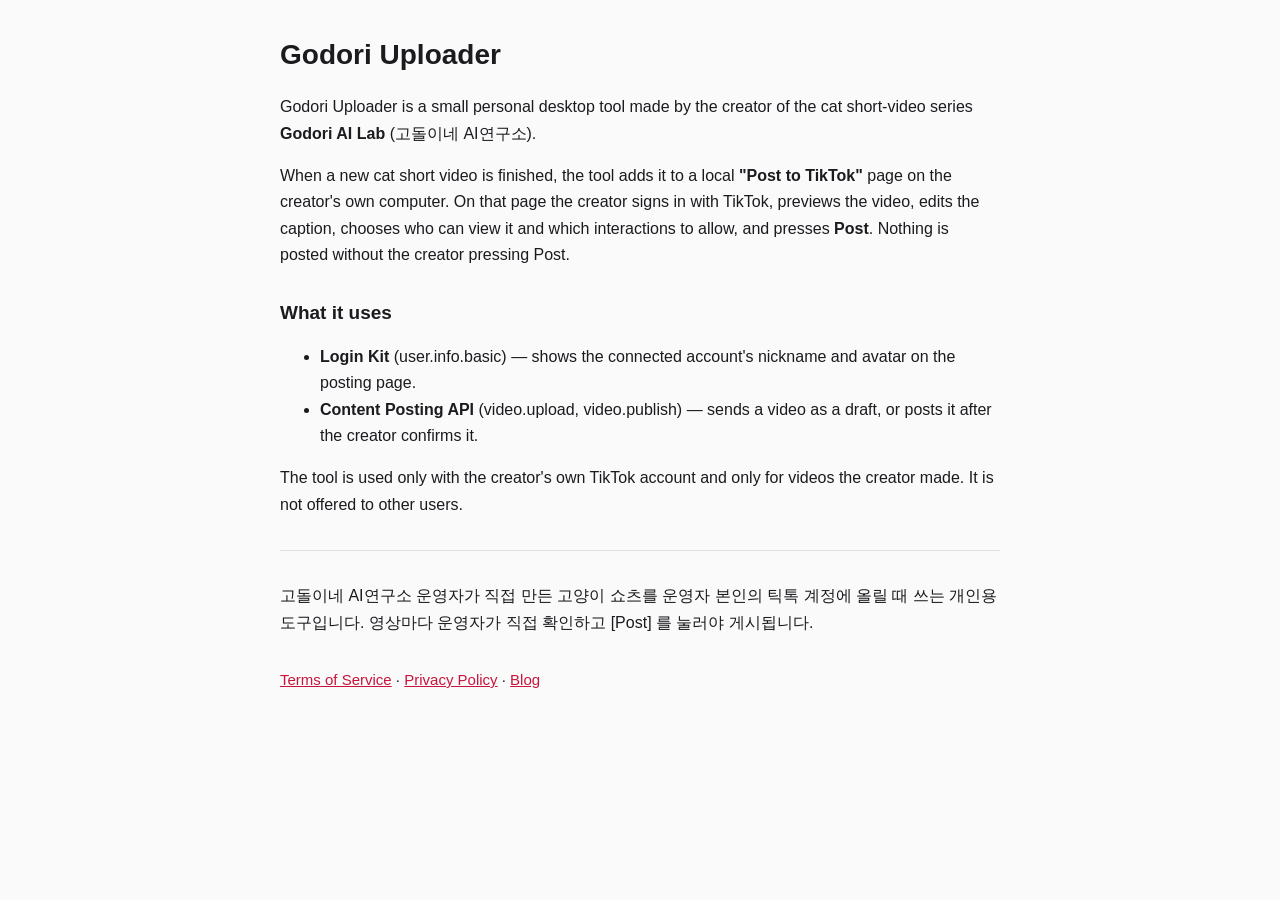
<file: index.html>
<!doctype html>
<html lang="en">
<head>
<meta charset="utf-8">
<meta name="viewport" content="width=device-width, initial-scale=1">
<title>Godori Uploader</title>
<link rel="stylesheet" href="style.css">
</head>
<body>
<main>
  <h1>Godori Uploader</h1>
  <p>Godori Uploader is a small personal desktop tool made by the creator of the cat short-video series <b>Godori AI Lab</b> (고돌이네 AI연구소).</p>
  <p>When a new cat short video is finished, the tool adds it to a local <b>"Post to TikTok"</b> page on the creator's own computer. On that page the creator signs in with TikTok, previews the video, edits the caption, chooses who can view it and which interactions to allow, and presses <b>Post</b>. Nothing is posted without the creator pressing Post.</p>
  <h2>What it uses</h2>
  <ul>
    <li><b>Login Kit</b> (user.info.basic) — shows the connected account's nickname and avatar on the posting page.</li>
    <li><b>Content Posting API</b> (video.upload, video.publish) — sends a video as a draft, or posts it after the creator confirms it.</li>
  </ul>
  <p>The tool is used only with the creator's own TikTok account and only for videos the creator made. It is not offered to other users.</p>
  <hr>
  <p lang="ko">고돌이네 AI연구소 운영자가 직접 만든 고양이 쇼츠를 운영자 본인의 틱톡 계정에 올릴 때 쓰는 개인용 도구입니다. 영상마다 운영자가 직접 확인하고 [Post] 를 눌러야 게시됩니다.</p>
  <nav><a href="terms.html">Terms of Service</a> · <a href="privacy.html">Privacy Policy</a> · <a href="https://godori-lab.blogspot.com">Blog</a></nav>
</main>
</body>
</html>
</file>
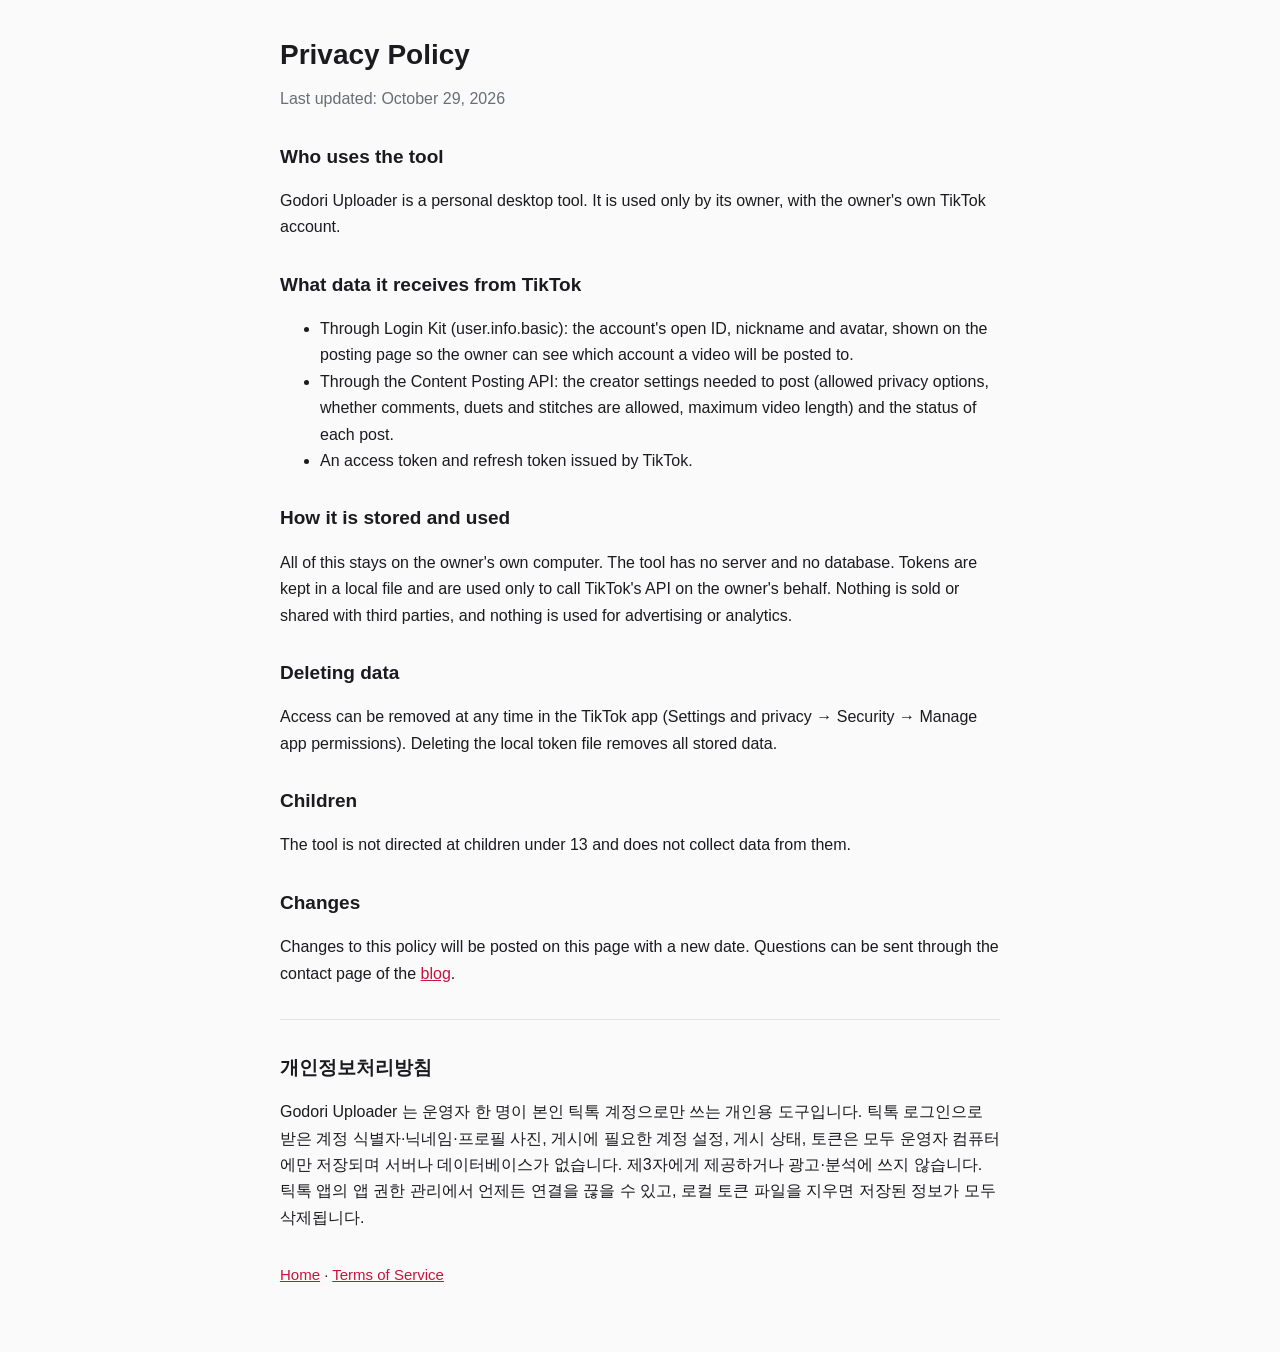
<file: privacy.html>
<!doctype html>
<html lang="en">
<head>
<meta charset="utf-8">
<meta name="viewport" content="width=device-width, initial-scale=1">
<title>Privacy Policy · Godori Uploader</title>
<link rel="stylesheet" href="style.css">
</head>
<body>
<main>
  <h1>Privacy Policy</h1>
  <p class="date">Last updated: October 29, 2026</p>
  <h2>Who uses the tool</h2>
  <p>Godori Uploader is a personal desktop tool. It is used only by its owner, with the owner's own TikTok account.</p>
  <h2>What data it receives from TikTok</h2>
  <ul>
    <li>Through Login Kit (user.info.basic): the account's open ID, nickname and avatar, shown on the posting page so the owner can see which account a video will be posted to.</li>
    <li>Through the Content Posting API: the creator settings needed to post (allowed privacy options, whether comments, duets and stitches are allowed, maximum video length) and the status of each post.</li>
    <li>An access token and refresh token issued by TikTok.</li>
  </ul>
  <h2>How it is stored and used</h2>
  <p>All of this stays on the owner's own computer. The tool has no server and no database. Tokens are kept in a local file and are used only to call TikTok's API on the owner's behalf. Nothing is sold or shared with third parties, and nothing is used for advertising or analytics.</p>
  <h2>Deleting data</h2>
  <p>Access can be removed at any time in the TikTok app (Settings and privacy → Security → Manage app permissions). Deleting the local token file removes all stored data.</p>
  <h2>Children</h2>
  <p>The tool is not directed at children under 13 and does not collect data from them.</p>
  <h2>Changes</h2>
  <p>Changes to this policy will be posted on this page with a new date. Questions can be sent through the contact page of the <a href="https://godori-lab.blogspot.com">blog</a>.</p>
  <hr>
  <h2 lang="ko">개인정보처리방침</h2>
  <p lang="ko">Godori Uploader 는 운영자 한 명이 본인 틱톡 계정으로만 쓰는 개인용 도구입니다. 틱톡 로그인으로 받은 계정 식별자·닉네임·프로필 사진, 게시에 필요한 계정 설정, 게시 상태, 토큰은 모두 운영자 컴퓨터에만 저장되며 서버나 데이터베이스가 없습니다. 제3자에게 제공하거나 광고·분석에 쓰지 않습니다. 틱톡 앱의 앱 권한 관리에서 언제든 연결을 끊을 수 있고, 로컬 토큰 파일을 지우면 저장된 정보가 모두 삭제됩니다.</p>
  <nav><a href="index.html">Home</a> · <a href="terms.html">Terms of Service</a></nav>
</main>
</body>
</html>
</file>
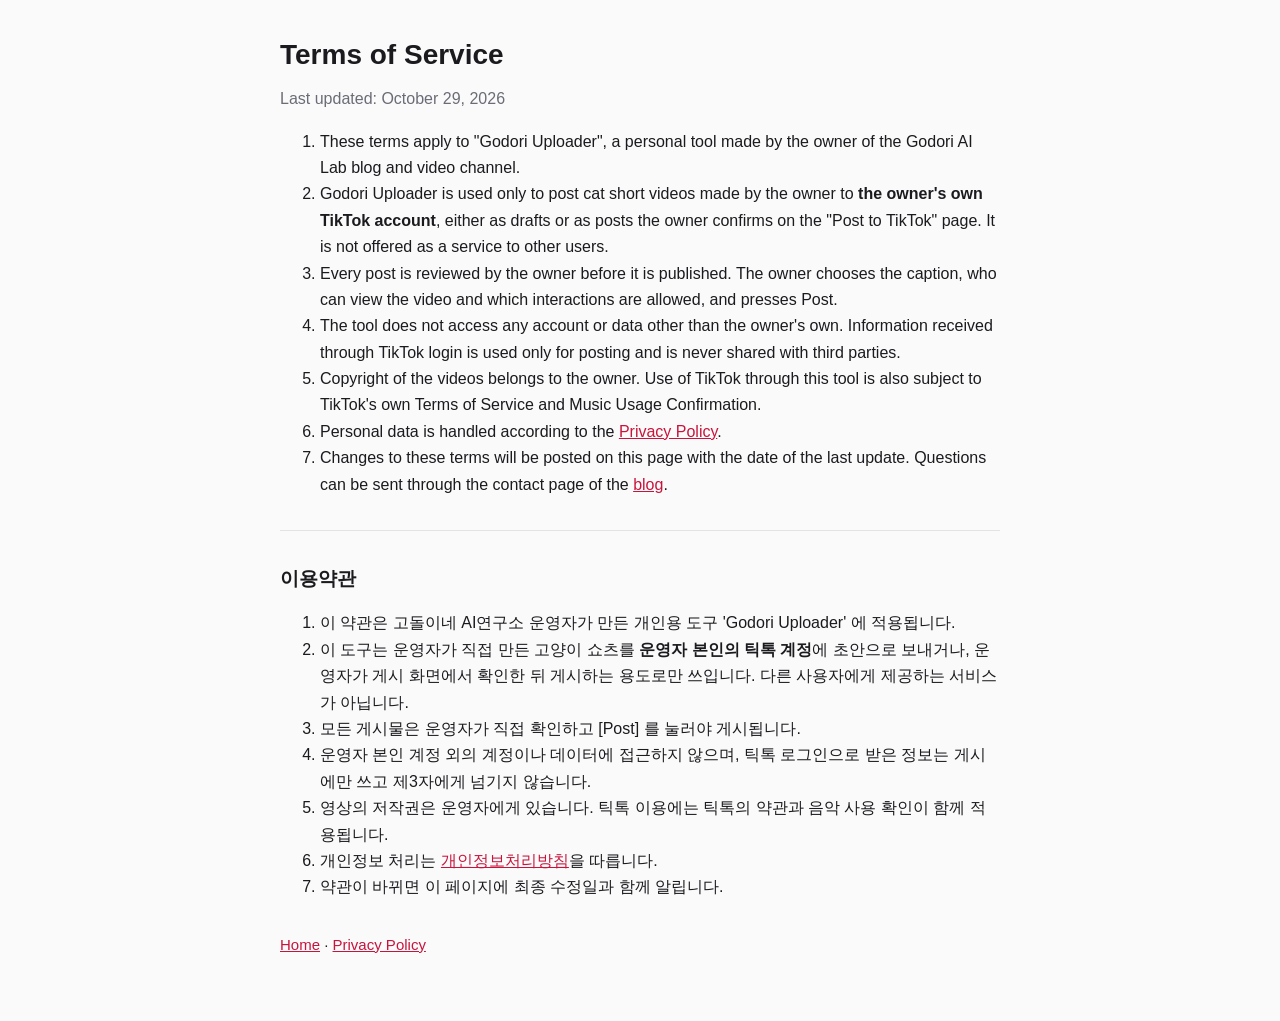
<file: terms.html>
<!doctype html>
<html lang="en">
<head>
<meta charset="utf-8">
<meta name="viewport" content="width=device-width, initial-scale=1">
<title>Terms of Service · Godori Uploader</title>
<link rel="stylesheet" href="style.css">
</head>
<body>
<main>
  <h1>Terms of Service</h1>
  <p class="date">Last updated: October 29, 2026</p>
  <ol>
    <li>These terms apply to "Godori Uploader", a personal tool made by the owner of the Godori AI Lab blog and video channel.</li>
    <li>Godori Uploader is used only to post cat short videos made by the owner to <b>the owner's own TikTok account</b>, either as drafts or as posts the owner confirms on the "Post to TikTok" page. It is not offered as a service to other users.</li>
    <li>Every post is reviewed by the owner before it is published. The owner chooses the caption, who can view the video and which interactions are allowed, and presses Post.</li>
    <li>The tool does not access any account or data other than the owner's own. Information received through TikTok login is used only for posting and is never shared with third parties.</li>
    <li>Copyright of the videos belongs to the owner. Use of TikTok through this tool is also subject to TikTok's own Terms of Service and Music Usage Confirmation.</li>
    <li>Personal data is handled according to the <a href="privacy.html">Privacy Policy</a>.</li>
    <li>Changes to these terms will be posted on this page with the date of the last update. Questions can be sent through the contact page of the <a href="https://godori-lab.blogspot.com">blog</a>.</li>
  </ol>
  <hr>
  <h2 lang="ko">이용약관</h2>
  <ol lang="ko">
    <li>이 약관은 고돌이네 AI연구소 운영자가 만든 개인용 도구 'Godori Uploader' 에 적용됩니다.</li>
    <li>이 도구는 운영자가 직접 만든 고양이 쇼츠를 <b>운영자 본인의 틱톡 계정</b>에 초안으로 보내거나, 운영자가 게시 화면에서 확인한 뒤 게시하는 용도로만 쓰입니다. 다른 사용자에게 제공하는 서비스가 아닙니다.</li>
    <li>모든 게시물은 운영자가 직접 확인하고 [Post] 를 눌러야 게시됩니다.</li>
    <li>운영자 본인 계정 외의 계정이나 데이터에 접근하지 않으며, 틱톡 로그인으로 받은 정보는 게시에만 쓰고 제3자에게 넘기지 않습니다.</li>
    <li>영상의 저작권은 운영자에게 있습니다. 틱톡 이용에는 틱톡의 약관과 음악 사용 확인이 함께 적용됩니다.</li>
    <li>개인정보 처리는 <a href="privacy.html">개인정보처리방침</a>을 따릅니다.</li>
    <li>약관이 바뀌면 이 페이지에 최종 수정일과 함께 알립니다.</li>
  </ol>
  <nav><a href="index.html">Home</a> · <a href="privacy.html">Privacy Policy</a></nav>
</main>
</body>
</html>
</file>
<file: style.css>
body { margin: 0; background: #fafafa; color: #1b1b1f; font: 16px/1.65 -apple-system, "Segoe UI", "Malgun Gothic", sans-serif; }
main { max-width: 720px; margin: 0 auto; padding: 32px 16px 64px; }
h1 { font-size: 28px; margin: 0 0 8px; }
h2 { font-size: 19px; margin-top: 28px; }
.date { color: #6b6d76; margin-top: 0; }
hr { border: 0; border-top: 1px solid #e3e3e6; margin: 32px 0; }
nav { margin-top: 32px; font-size: 15px; }
a { color: #c8143c; }
</file>
